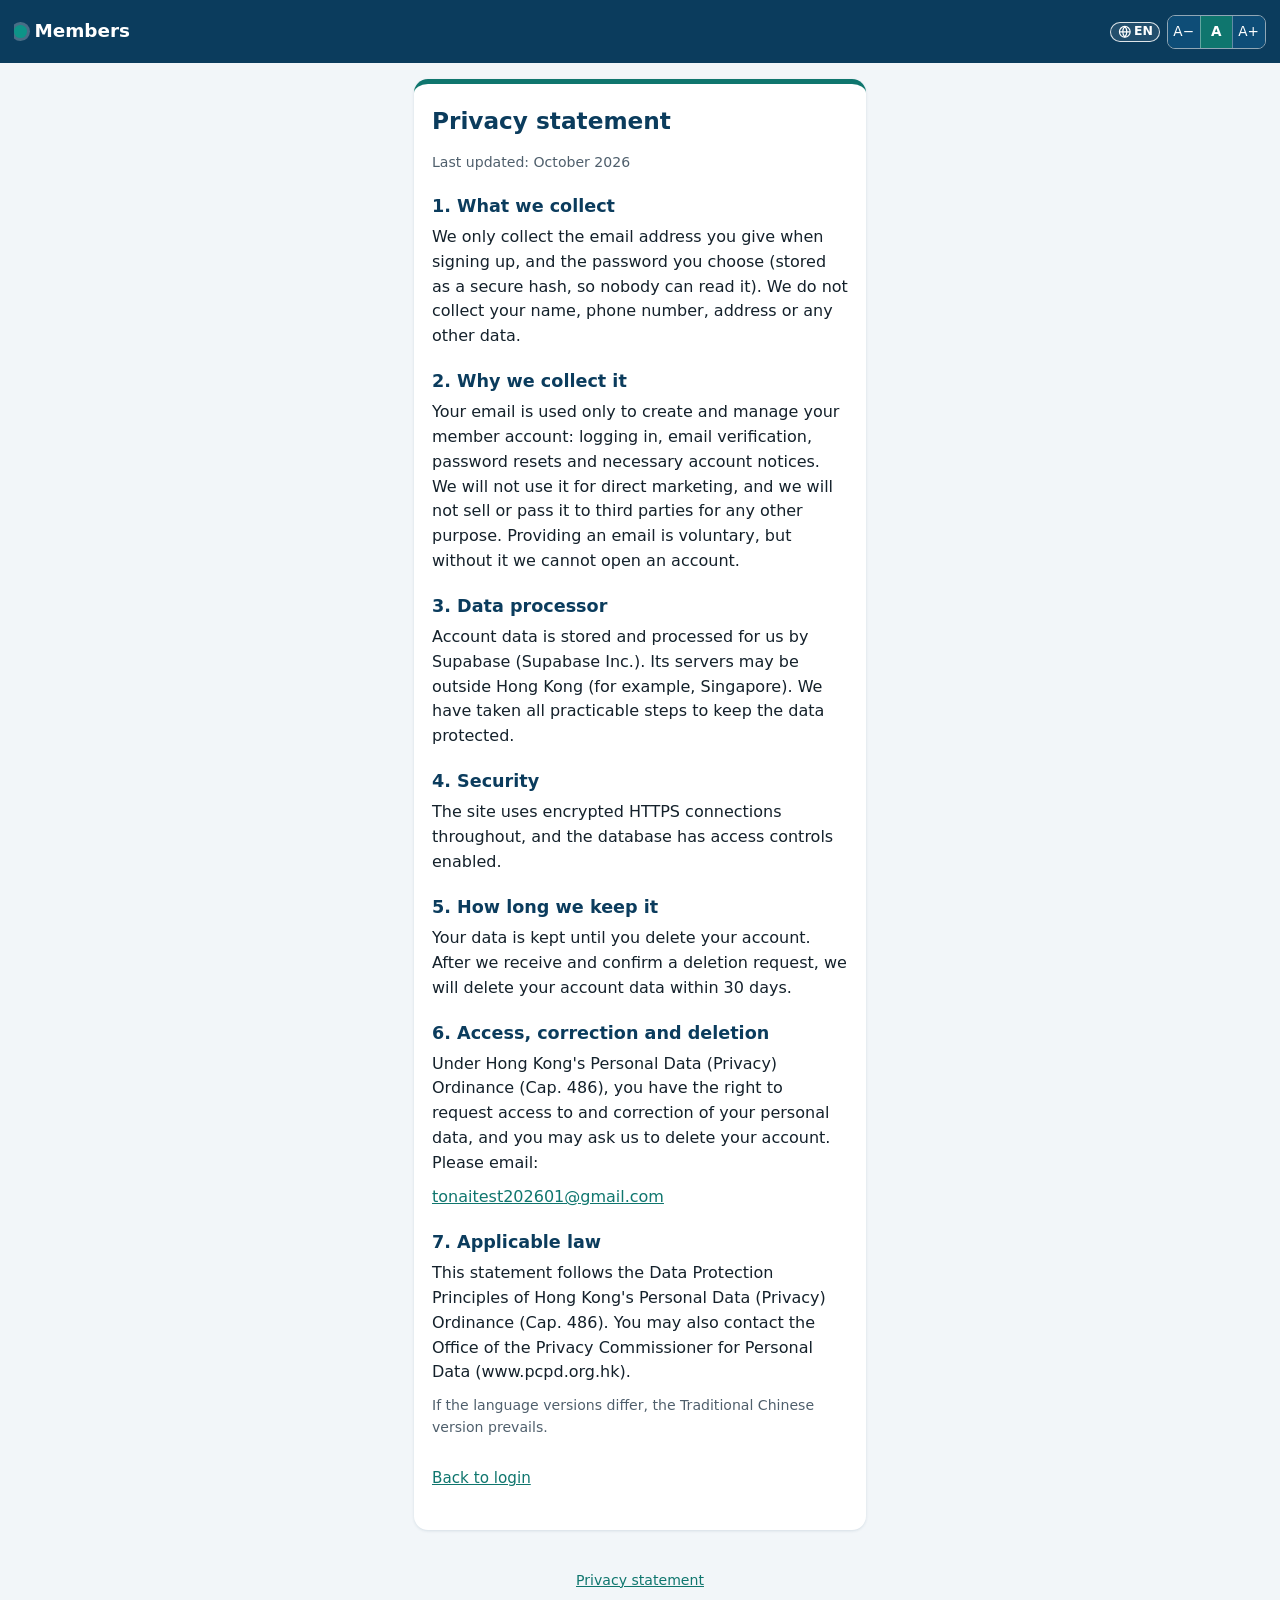
<file: privacy.html>
<!doctype html>
<html lang="en" class="fs1">
<head>
<meta charset="utf-8">
<meta name="viewport" content="width=device-width, initial-scale=1">
<meta http-equiv="Content-Security-Policy" content="default-src 'self'; script-src 'self' https://cdn.jsdelivr.net; connect-src 'self' https://*.supabase.co wss://*.supabase.co; style-src 'self'; img-src 'self' data:; base-uri 'self'; form-action 'self'; object-src 'none'">
<meta name="referrer" content="strict-origin-when-cross-origin">
<meta name="robots" content="noindex">
<meta name="theme-color" content="#0b3c5d">
<title>Privacy notice | Members</title>
<link rel="stylesheet" href="assets/style.css?v=2">
</head>
<body data-page="privacy" data-title="pvTitle">
<a class="skip" href="#main" data-i18n="skip">Skip to main content</a>
<header class="top">
  <a class="brand" href="index.html"><span class="dot" aria-hidden="true"></span><span data-i18n="appName">Members</span></a>
  <div class="ctrl">
    <div class="langw"><label class="sr" for="lang" data-i18n="langLabel">Language</label><span class="lcode" aria-hidden="true"><svg viewBox="0 0 16 16" aria-hidden="true" focusable="false"><g fill="none" stroke="currentColor" stroke-width="1.4"><circle cx="8" cy="8" r="6.3"/><path d="M1.7 8h12.6M8 1.7c-3.2 3.6-3.2 9 0 12.6M8 1.7c3.2 3.6 3.2 9 0 12.6"/></g></svg><span id="lcodeT">EN</span></span><select id="lang"><option value="en" lang="en" selected>English</option><option value="zh-Hant" lang="zh-Hant">繁體中文</option><option value="zh-Hans" lang="zh-Hans">简体中文</option><option value="ja" lang="ja">日本語</option><option value="mi" lang="mi">Te reo Māori</option><option value="ko" lang="ko">한국어</option></select></div>
    <div class="fs" role="group" aria-label="Text size" data-i18n-aria="fsLabel">
      <button type="button" data-fs="0" aria-label="A−" aria-pressed="false">A−</button><button type="button" data-fs="1" aria-label="A" aria-pressed="true">A</button><button type="button" data-fs="2" aria-label="A+" aria-pressed="false">A+</button>
    </div>
  </div>
</header>
<main id="main" tabindex="-1">
<div class="card">
<article class="privacy">
<h1 data-i18n="pvTitle">Privacy statement</h1>
<p class="hint" data-i18n="pvUpdated"></p>
<h2 data-i18n="pv1h"></h2><p data-i18n="pv1"></p><h2 data-i18n="pv2h"></h2><p data-i18n="pv2"></p><h2 data-i18n="pv3h"></h2><p data-i18n="pv3"></p><h2 data-i18n="pv4h"></h2><p data-i18n="pv4"></p><h2 data-i18n="pv5h"></h2><p data-i18n="pv5"></p><h2 data-i18n="pv6h"></h2><p data-i18n="pv6"></p><p><a id="contact"></a></p><h2 data-i18n="pv7h"></h2><p data-i18n="pv7"></p>
<p class="hint" data-i18n="pvLangNote"></p>
</article>
<div class="links"><p><a href="login.html" data-i18n="loginLink">Back to login</a></p></div>
</div>
</main>
<footer><a href="privacy.html" data-i18n="navPrivacy">Privacy statement</a></footer>
<script src="assets/config.js?v=2"></script>
<script src="assets/i18n.js?v=2"></script>

<script src="assets/app.js?v=2"></script>
</body>
</html>
</file>
<file: assets/style.css>
:root{--navy:#0b3c5d;--navy2:#0e4d77;--teal:#0f766e;--teal2:#0d9488;--bg:#f2f6f9;--card:#fff;--ink:#14212b;--mute:#4f5f6c;--line:#cfd9e1;--okbg:#e6f6f3;--ok:#0b5f58;--errbg:#fff4e5;--err:#8a4b00;--errline:#e5a54b;--fs:16px}
*{box-sizing:border-box}
[hidden]{display:none!important}
html{font-size:var(--fs);-webkit-text-size-adjust:100%}
html.fs0{--fs:14px}html.fs1{--fs:16px}html.fs2{--fs:20px}
body{margin:0;font-family:system-ui,-apple-system,"Segoe UI","PingFang HK","Noto Sans TC","Microsoft JhengHei","Hiragino Sans","Malgun Gothic",sans-serif;background:var(--bg);color:var(--ink);line-height:1.55;overflow-wrap:anywhere}
a{color:var(--teal)}a:hover{color:var(--navy)}
:focus-visible{outline:3px solid var(--teal2);outline-offset:2px}
.skip{position:absolute;left:-9999px;top:0;background:#fff;padding:.5rem 1rem;z-index:10}.skip:focus{left:.5rem;top:.5rem}
.sr{position:absolute;width:1px;height:1px;overflow:hidden;clip:rect(0 0 0 0);white-space:nowrap}
.top{background:var(--navy);color:#fff;padding:.6rem .9rem;display:flex;flex-wrap:wrap;align-items:center;gap:.5rem .75rem;justify-content:space-between}
.brand{color:#fff;text-decoration:none;font-weight:700;font-size:1.15rem;display:flex;align-items:center;gap:.45rem;min-height:44px}
.brand:hover{color:#d9f2ef}
.brand .dot{width:.8rem;height:.8rem;border-radius:50%;background:var(--teal2);box-shadow:0 0 0 3px rgba(255,255,255,.25)}
.ctrl{display:flex;align-items:center;gap:.35rem;flex-wrap:nowrap;max-width:100%;flex:0 0 auto}
.langw{position:relative;display:inline-flex;align-items:center;justify-content:center;min-width:32px;min-height:32px;padding:0 .05rem;cursor:pointer;color:#fff;flex:0 0 auto}
.langw .lcode{display:inline-flex;align-items:center;gap:.18rem;font-size:.78rem;font-weight:700;border:1px solid rgba(255,255,255,.85);border-radius:1rem;padding:.1rem .4rem;line-height:1.2;white-space:nowrap;background:rgba(255,255,255,.1)}
.langw .lcode svg{width:.85rem;height:.85rem}
.langw select{position:absolute;inset:0;width:100%;height:100%;opacity:0;cursor:pointer;font-size:1rem;min-height:0}
.langw:focus-within .lcode{outline:3px solid #5eead4;outline-offset:2px}
.fs{display:flex;border:1px solid rgba(255,255,255,.55);border-radius:8px;overflow:hidden;flex:0 0 auto}
.fs button{font:inherit;font-size:.85rem;min-width:32px;min-height:32px;border:0;background:var(--navy2);color:#fff;cursor:pointer;padding:0 .35rem;line-height:1}
.fs button+button{border-left:1px solid rgba(255,255,255,.35)}
.fs button[aria-pressed=true]{background:var(--teal);font-weight:700}
.brand{min-width:0;overflow:hidden}
.brand span[data-i18n]{overflow:hidden;text-overflow:ellipsis;white-space:nowrap}
main{max-width:30rem;margin:0 auto;padding:1rem .9rem 2rem}
.card{background:var(--card);border-radius:14px;box-shadow:0 1px 3px rgba(11,60,93,.12);padding:1.25rem 1.1rem;border-top:5px solid var(--teal)}
h1{font-size:1.45rem;margin:.1rem 0 1rem;color:var(--navy);line-height:1.3}
h2{font-size:1.1rem;color:var(--navy);margin:1.2rem 0 .3rem}
label{display:block;font-weight:600;margin:.9rem 0 .3rem}
input[type=email],input[type=password],input[type=text]{width:100%;font:inherit;font-size:1rem;min-height:48px;padding:.55rem .7rem;border:1.5px solid var(--line);border-radius:10px;background:#fff;color:var(--ink)}
input:focus{border-color:var(--teal)}
input[aria-invalid=true]{border-color:var(--errline)}
.hint{font-size:.88rem;color:var(--mute);margin:.25rem 0 0}
.chk{display:flex;gap:.55rem;align-items:flex-start;font-weight:400;margin:.8rem 0}
.chk input{width:1.35rem;height:1.35rem;margin:.1rem 0 0;flex:none;accent-color:var(--teal)}
.btn{display:flex;align-items:center;justify-content:center;width:100%;font:inherit;font-weight:700;font-size:1.05rem;min-height:50px;border-radius:10px;border:0;cursor:pointer;margin-top:1.1rem;padding:.5rem 1rem;text-decoration:none;text-align:center}
.primary{background:var(--teal);color:#fff}.primary:hover{background:#0b5f58;color:#fff}
.primary[disabled]{background:#7aa9a4;cursor:wait}
.secondary{background:#fff;color:var(--navy);border:2px solid var(--navy)}.secondary:hover{background:#eef4f8}
.linkbtn{background:none;border:0;color:var(--teal);text-decoration:underline;font:inherit;cursor:pointer;padding:.6rem 0;min-height:44px}
.msg{border-radius:10px;padding:.75rem .9rem;margin:1rem 0 0;border:1.5px solid}
.msg.ok{background:var(--okbg);color:var(--ok);border-color:#8fd3c8}
.msg.err{background:var(--errbg);color:var(--err);border-color:var(--errline)}
.msg.info{background:#eef4f8;color:var(--navy);border-color:#b7cbd9}
.links{margin-top:1.2rem;font-size:.95rem}.links p{margin:.5rem 0}
.links a{display:inline-block;padding:.35rem 0;min-height:44px;line-height:2}
.welcome{font-size:2rem;color:var(--navy);margin:.2rem 0 .6rem;text-align:center}
.who{text-align:center;color:var(--mute);margin:0}
.who strong{display:block;color:var(--ink);font-size:1.1rem;margin-top:.2rem}
.badge{display:block;margin:0 auto 1rem;width:4.5rem;height:4.5rem}
.loading{text-align:center;color:var(--mute);padding:2rem 0}
.privacy p{margin:.3rem 0 .6rem}
.placeholder{background:#fff4e5;color:var(--err);padding:0 .2rem;border-radius:4px}
footer{text-align:center;font-size:.88rem;color:var(--mute);padding:0 1rem 2rem}
footer a{display:inline-block;padding:.5rem;min-height:44px}
</file>
